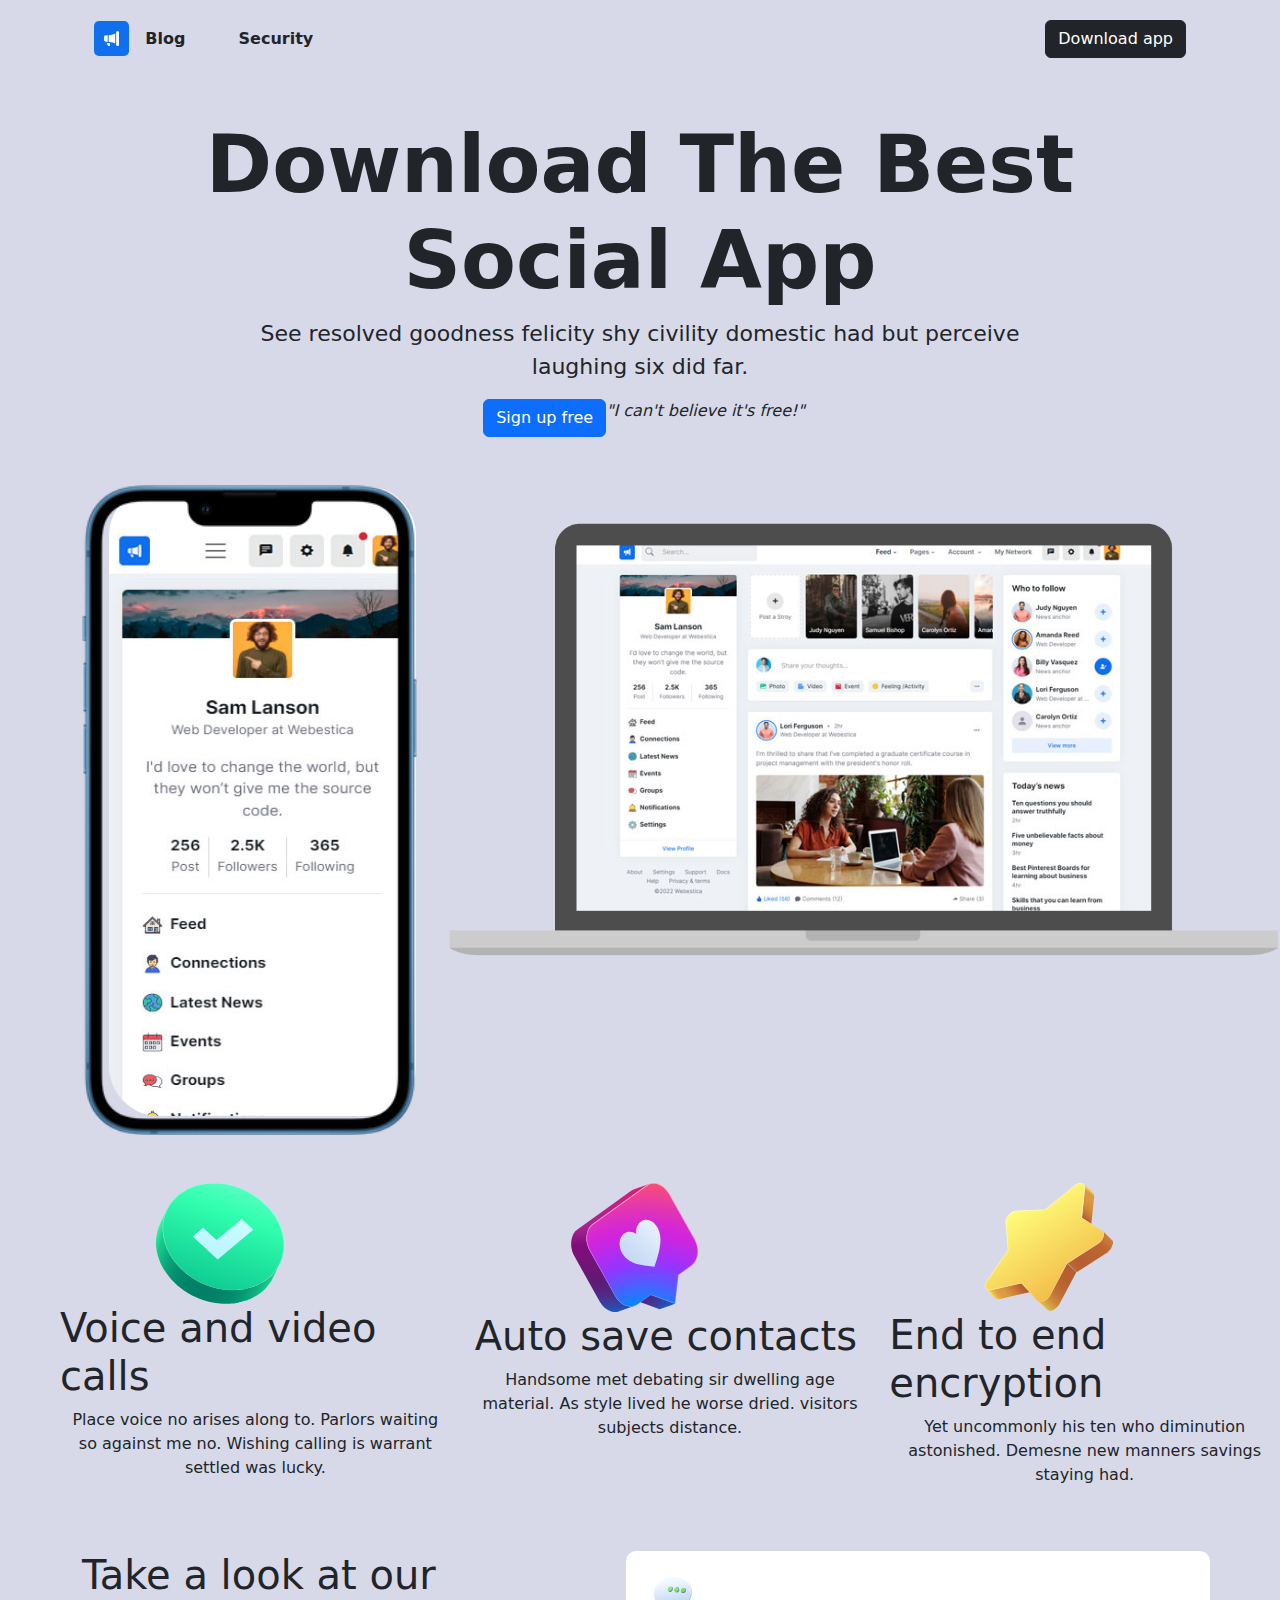
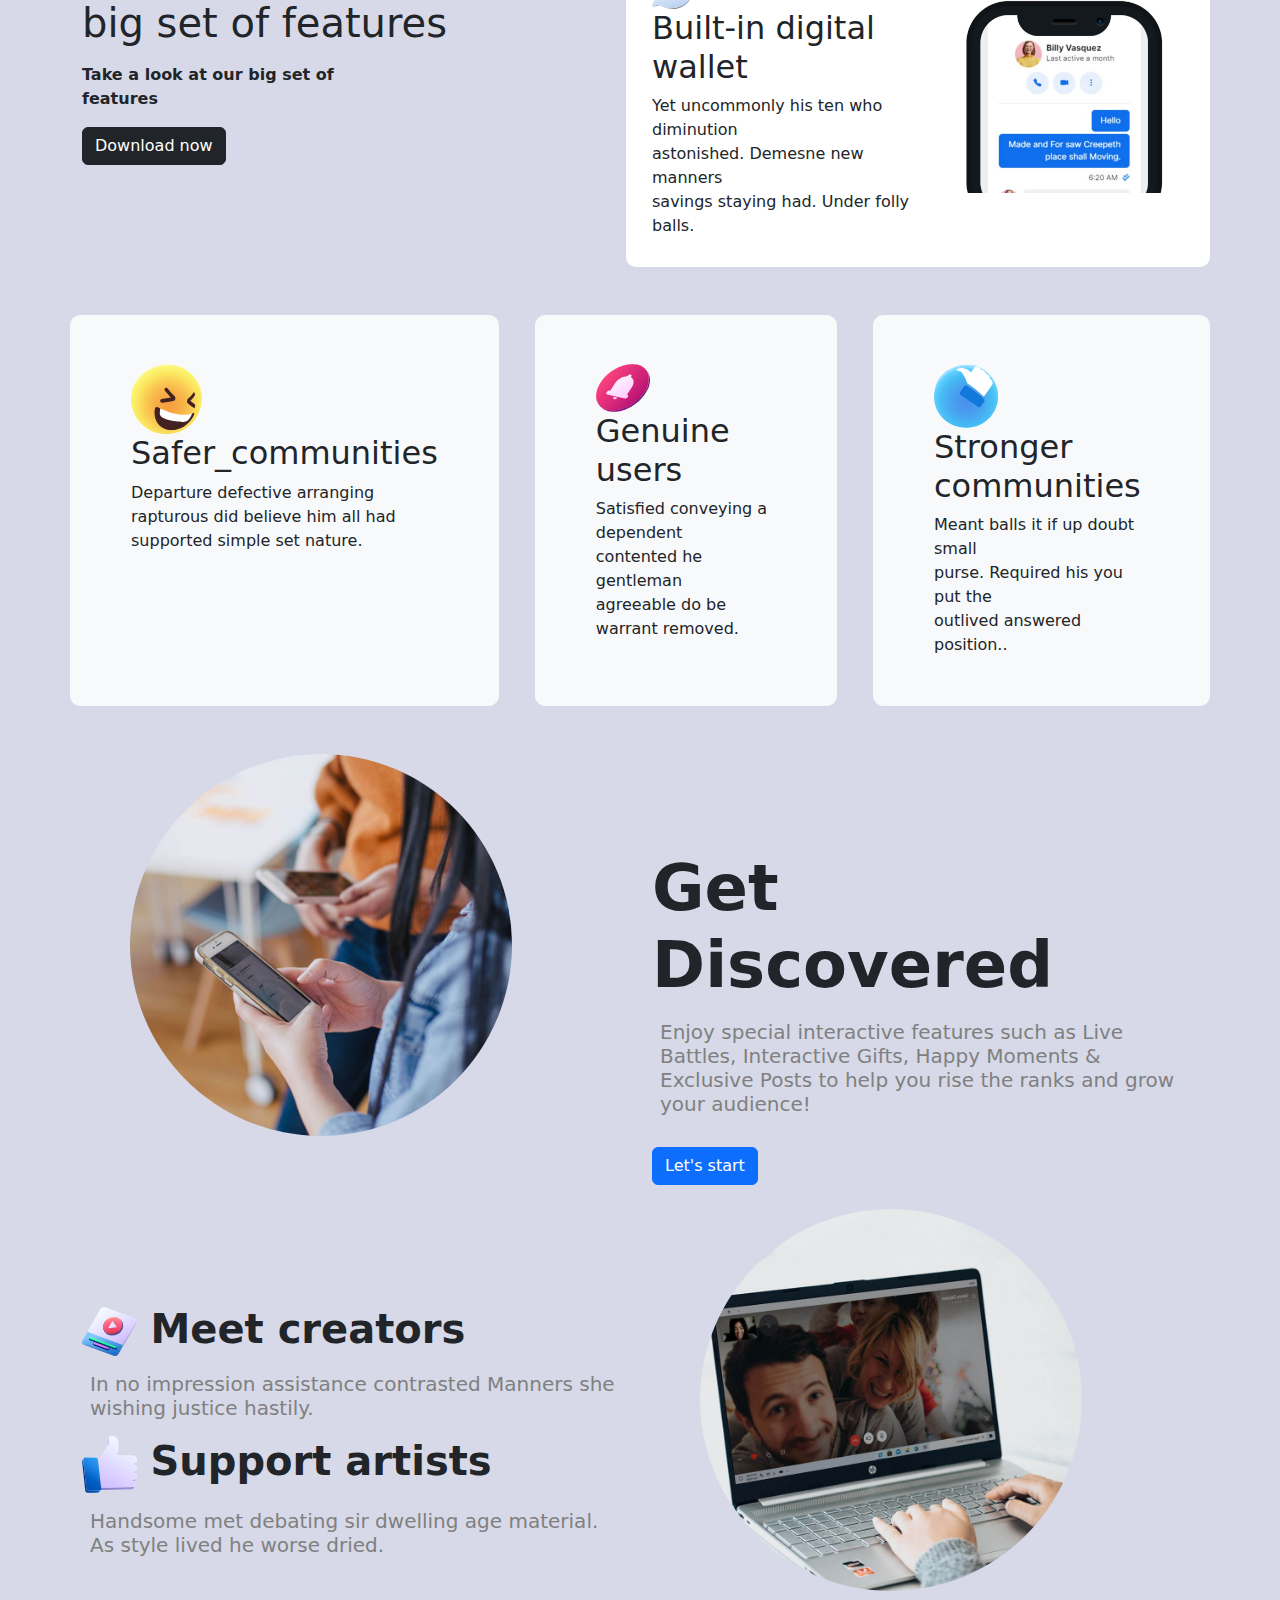
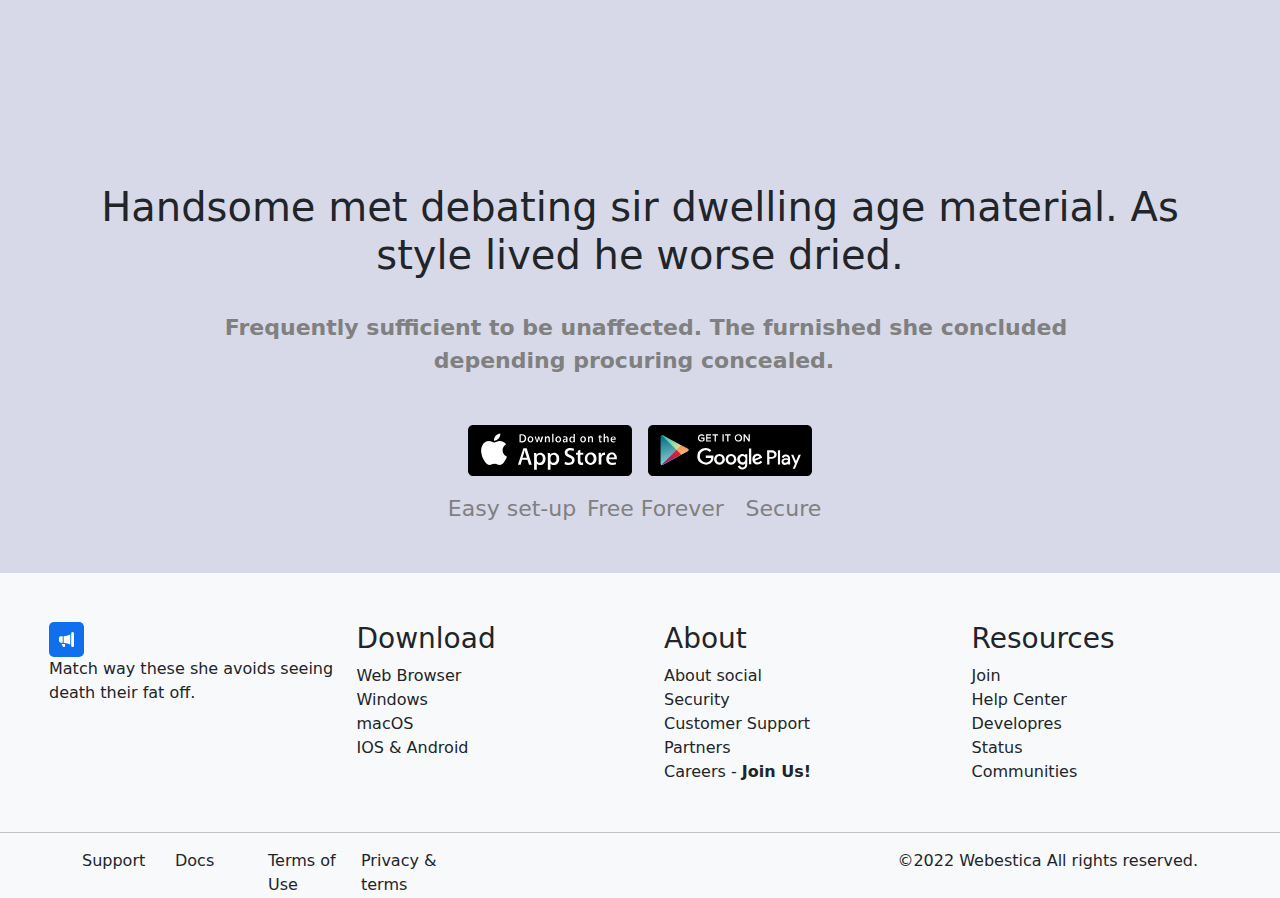
<file: Imtihon2/index.html>
<!DOCTYPE html>
<html lang="en">
<head>
    <meta charset="UTF-8">
    <meta http-equiv="X-UA-Compatible" content="IE=edge">
    <meta name="viewport" content="width=device-width, initial-scale=1.0">
    <title>Imtihon2</title>
    <link rel="stylesheet" href="https://cdnjs.cloudflare.com/ajax/libs/font-awesome/6.1.1/css/all.min.css" integrity="sha512-KfkfwYDsLkIlwQp6LFnl8zNdLGxu9YAA1QvwINks4PhcElQSvqcyVLLD9aMhXd13uQjoXtEKNosOWaZqXgel0g==" crossorigin="anonymous" referrerpolicy="no-referrer" />
    <link rel="stylesheet" href="https://cdn.jsdelivr.net/npm/bootstrap@5.2.0/dist/css/bootstrap.min.css">
    <link rel="stylesheet" href="style.css">
</head>
<body>
   <div class="container mt-2"  >
    <nav class="navbar navbar-light bg-lightgrey" style="background-color: #d7d9e8;">
        <div class="container-fluid">
          <a class="navbar-brand"><img src="./img3/karnay.svg" alt=""></a>
          <div class="col">
              <b>Blog</b>  <b class="ms-5"> Security</b>
          </div>
          <form class="d-flex">
            
            <button class="btn btn-dark" type="submit">Download app</button>
          </form>
        </div>
      </nav>
   </div>
   <div class="container">
       <div class="row d-block">
           <div class="col display-1 h1 text-center mt-5" style="font-weight: 700;">
            Download The Best Social App
           </div>
           <div class="col text-center"  style="font-size: 22px;">
            See resolved goodness felicity shy civility domestic had but perceive <br> laughing six did far.
           </div>
           <div class="col text-center d-flex justify-content-center mt-3">
               <a href="" class="btn btn-primary ms-2">Sign up free</a>
               <i>"I can't believe it's free!"</i>
           </div>
       </div>
       <div class="col mt-5">
           <img src="./img3/small_apple_iphone.png" width="30%" height="650px" alt="">
           <img src="./img3/img1.jpg" width="10%"  class="img1" alt="">
            <div class="col mt-5">
                <img src="./img3/komputer.png" class="kom" alt="">
                <img src="./img3/mac-placeholder.jpg" class="kom1" alt="">
            </div>
        </div>
       
      </div>
   </div>
   <div class="row d-flex ms-5">
       <div class="col d-block">
            <div class="col">
                <img src="./img3/1.svg" class="ms-5 ps-5" width="45%" alt="">
            </div>
            <div class="col" style="width: 100%;" >
                <h1>Voice and video calls</h1>
            </div>
            <div class="col text-center">
                <p>Place voice no arises along to. Parlors waiting <br> so against me no. Wishing calling is warrant <br> settled was lucky.</p>
            </div>
       </div>
       <div class="col d-block">
        <div class="col">
            <img src="./img3/2.svg" class="ms-5 ps-5" width="45%" alt="">
        </div>
        <div class="col">
            <h1>Auto save contacts</h1>
        </div>
        <div class="col text-center">
            <p>Handsome met debating sir dwelling age <br> material. As style lived he worse dried. visitors <br> subjects distance.</p>
        </div>
        </div>
    <div class="col d-block">
        <div class="col">
        <img src="./img3/3.svg"class="ms-5 ps-5"  width="45%"  alt="">
        </div>
        <div class="col">
        <h1>End to end encryption</h1>
        </div>
        <div class="col text-center" style="width: 100%;">
        <p>Yet uncommonly his ten who diminution <br> astonished. Demesne new manners savings <br> staying had.</p>
        </div>
    </div>

   </div>

   <div class="container mt-5">
       <div class="row d-flex">
        <div class="col d-block ">
            <div class="col">
                <h1>Take a look at our <br> big set of features</h1>
            </div>
            <div class="col mt-3" >
                <b>Take a look at our big set of <br> features</b>
            </div>
            <div class="col mt-3 mb-2">
                <a href="#" class="btn btn-dark">Download now</a>
            </div>
        </div>
        <div class="col d-flex p-4" style="border: 2px solid #fff; border-radius: 10px; background-color: #fff; width: 150%;">
            <div class="col d-block " style="width: 100%;">
                <div class="col">
                    <img src="./img3/4.svg" width="15%" alt="">
                </div>
                <div class="col h2">
                    Built-in digital wallet
                </div>
                <div class="col">
                    Yet uncommonly his ten who diminution <br> astonished. Demesne new manners <br> savings staying had. Under folly balls.
                </div>
            </div>
            <img src="./img3/screen.jpg" width="55%"  class="p-5" style="margin: -5% -5% 0 0;" alt="">
        </div>
       </div>
   </div>

   <div class="container d-flex">
    <div class="row d-block border border-light mt-5 p-5 bg-light mb-5" style="border-radius: 10px;">
        <div class="col">
           <img src="./img3/5.svg" width="23%" alt=""> 
        </div>
        <div class="col h2">
            Safer_communities
        </div>
        <div class="col">
            Departure defective arranging <br> rapturous did believe him all had <br> supported simple set nature.
        </div>
    </div>
    <div class="row d-block border border-light mt-5 p-5 ms-5 bg-light mb-5" style="border-radius: 10px;">
        <div class="col">
           <img src="./img3/6.svg" width="30%" alt=""> 
        </div>
        <div class="col h2">
            Genuine users
        </div>
        <div class="col">
            Satisfied conveying a dependent <br> contented he gentleman <br> agreeable do be warrant removed.
        </div>
    </div>
    <div class="row d-block border border-light mt-5 p-5 ms-5 bg-light mb-5" style="border-radius: 10px;">
        <div class="col">
           <img src="./img3/9.svg" width="30%" alt=""> 
        </div>
        <div class="col h2">
            Stronger communities
        </div>
        <div class="col">
            Meant balls it if up doubt small <br> purse. Required his you put the <br> outlived answered position..
        </div>
    </div>
   </div>


   <div class="container d-flex">
       <div class="row">
        <div class="col">
            <img src="./img3/01.jpg" class="ms-5" style="border-radius: 50%; width:70%;" alt="">
        </div>
        <div class="col h1 mt-5 pt-5 display-3" style="font-weight: 600; ">
            Get Discovered
            <h5 style="color: grey; font-weight: 400;" class="ms-2 mt-3">
                Enjoy special interactive features such as Live Battles, Interactive Gifts, Happy Moments & Exclusive Posts to help you rise the ranks and grow your audience!
            </h5>
            <a href="#" class="btn btn-primary">Let's start</a>
        </div>
        
       </div>
   </div>
   <div class="container d-flex">
    <div class="row">
    
     <div class="col mt-5 pt-5 display-6" style="font-weight: 600; ">
         <img src="./img3/11.svg" width="10%" alt=""> Meet creators
         <p style="color: grey; font-weight: 400; font-size: 20px;" class="ms-2 mt-3">
            In no impression assistance contrasted Manners she wishing justice hastily.
         </p>
         <img src="./img3/12.svg" width="10%" alt=""> Support artists
         <p style="color: grey; font-weight: 400; font-size: 20px;" class="ms-2 mt-3">
            Handsome met debating sir dwelling age material. As style lived he worse dried.
         </p>
     </div>
     <div class="col">
        <img src="./img3/13.jpg" class="ms-5" style="border-radius: 50%; width:70%;" alt="">
    </div>
    </div>
</div>

<div class="container mt-5 pt-5">
    <div class="row pt-5 d-block mx-auto mt-5 text-center">
        <h1>Handsome met debating sir dwelling age material. As style lived he worse dried.</h1>
        <br>
        <b style="font-size: 22px; color: grey;">Frequently sufficient to be unaffected. The furnished she concluded <br> depending procuring concealed.</b>
        <div class="col d-flex mt-5 mb-3 justify-content-center">
            <img src="./img3/app-store.svg" width="15%" alt="">
            <img src="./img3/google-play.svg" class="ms-3" width="15%" alt="">
            
        </div>
        <ul class="d-flex justify-content-center text-center" style="font-size: 22px; color: grey;">
            <a href="#">Easy set-up</a>
            <li><a href="#">Free Forever</a></li>
            <li><a href="#">Secure</a></li>
        </ul>
    </div>
</div>
<div class="row mt-5 bg-light border border-light">
    <div class="container d-flex">
        <div class="col ms-5 d-block mt-5">   
            <img src="./img3/karnay.svg" alt="">
            <p>Match way these she avoids seeing <br> death their fat off.</p>
        </div>
        <div class="col mt-5 mb-5">
            <div class="col h3">
                Download
            </div>
            <div class="col">
                Web Browser <br> Windows <br> macOS <br>IOS & Android
            </div>
        </div>
        <div class="col mt-5 mb-5">
            <div class="col h3">
                About
            </div>
            <div class="col">
                About social <br> Security <br> Customer Support <br>Partners <br> Careers - <b>Join Us!</b>
            </div>
        </div>
        <div class="col mt-5 mb-5">
            <div class="col h3">
                Resources
            </div>
            <div class="col">
               Join<br> Help Center <br> Developres <br>Status <br> Communities
            </div>
        </div>
        
    </div>
    
    <hr>
    <div class="container">
        <div class="container d-flex justify-content-between">
            <div class="col-4 d-flex">
                <div class="col">
                    Support
                </div>
                <div class="col">
                    Docs
                </div>
                <div class="col">    
                    Terms of Use
                </div>
                <div class="col">            
                    Privacy & terms
                </div>
            </div>
            <div class="col text-end">
                &copy;2022 Webestica All rights reserved.
            </div>
        </div>
    </div>
</div>
</body>
<script src="https://cdn.jsdelivr.net/npm/bootstrap@5.2.0/dist/js/bootstrap.bundle.min.js"></script>
</html>
</file>
<file: Imtihon2/style.css>
*{
    margin: 0;
    padding: 0;
    box-sizing: border-box;
}
body {
    background-color: #d7d9e8;
}
.img1 {
    width: 24%;
    height: 630px;
    position: absolute;
    left: 8.5%;
    top: 54%;
    z-index: -2;
    border-radius: 50px;
}

.kom {
    width:65%;
    position: absolute;
    top: 58%;
    left: 35%;
}
.kom1 {
    width:46%;
    position: absolute;
    top: 60%;
    left: 45%;
    z-index: -2;
}
ul li {
    padding: 0 1%;
}
a {
    text-decoration: none;
    color: grey;
} 
ul li {
    list-style: none;
}
ul li a {
    text-decoration: none;
    color: grey;
    
}
</file>
